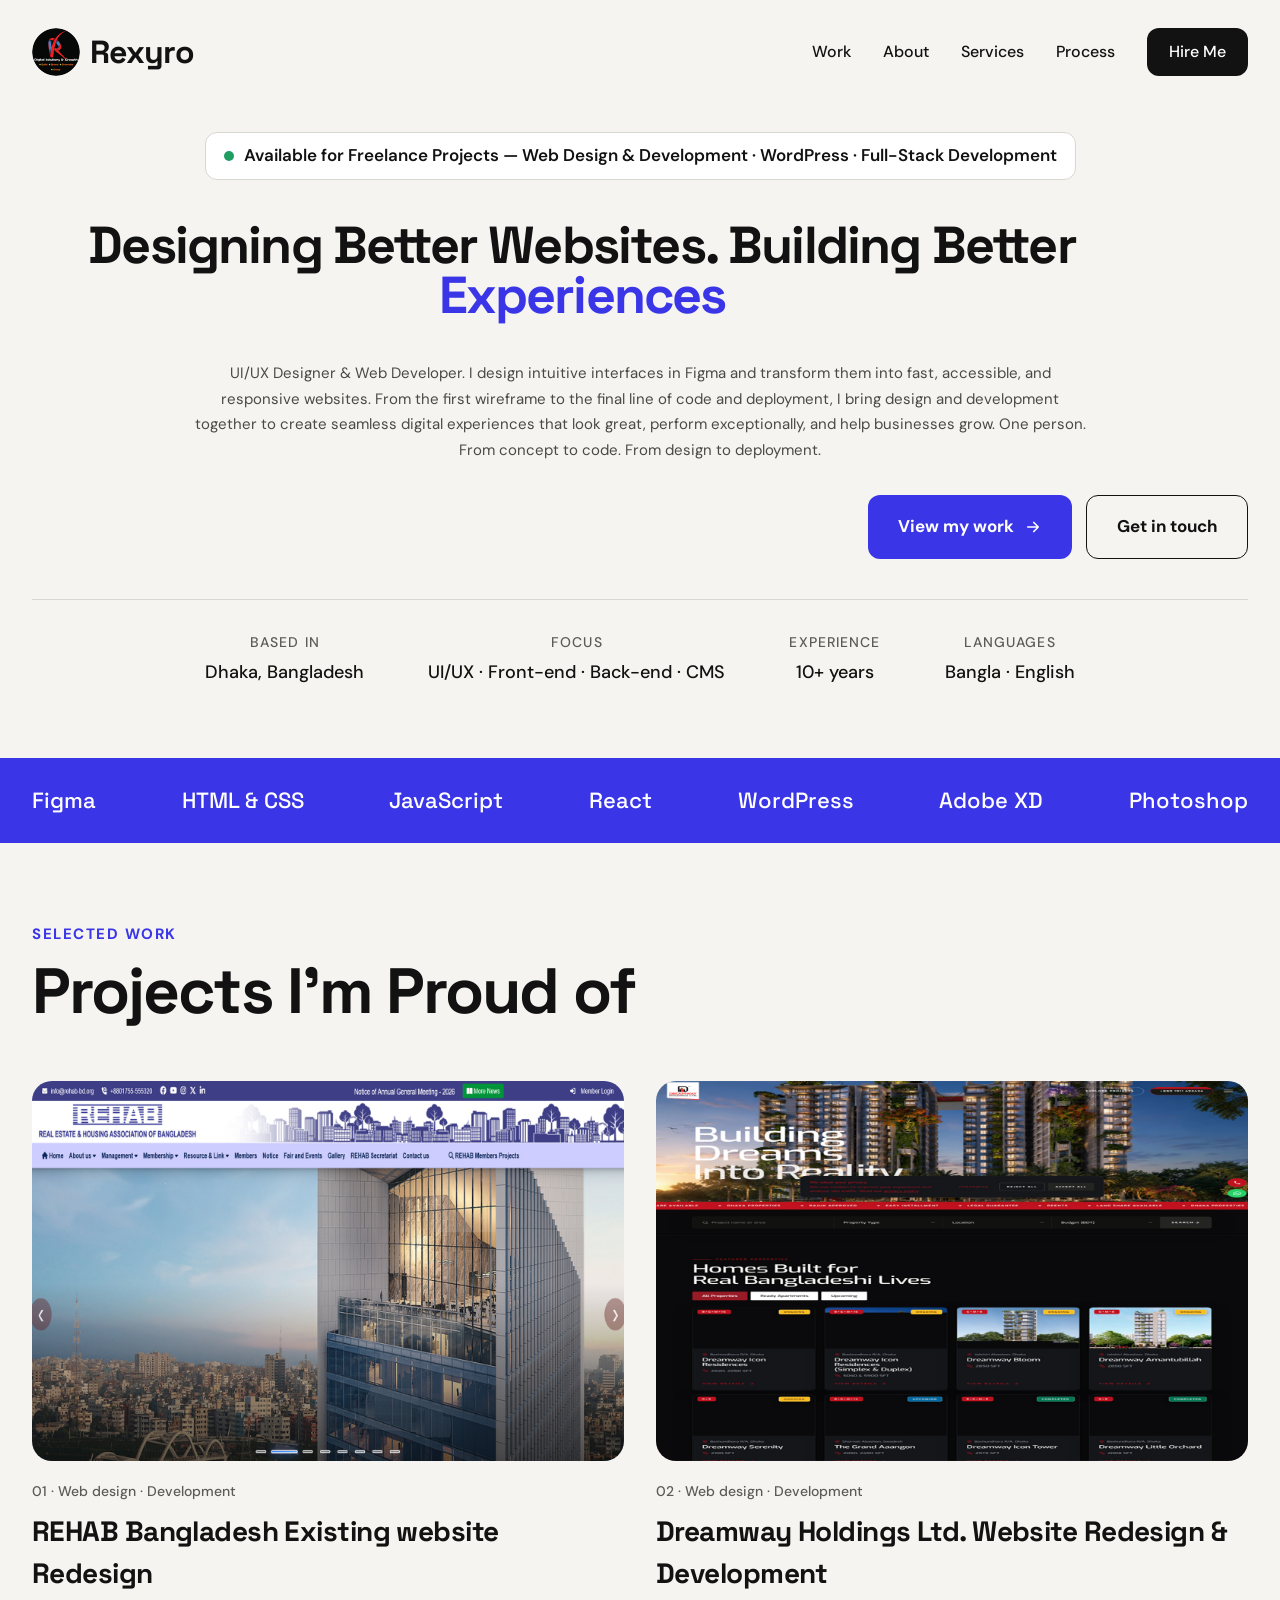
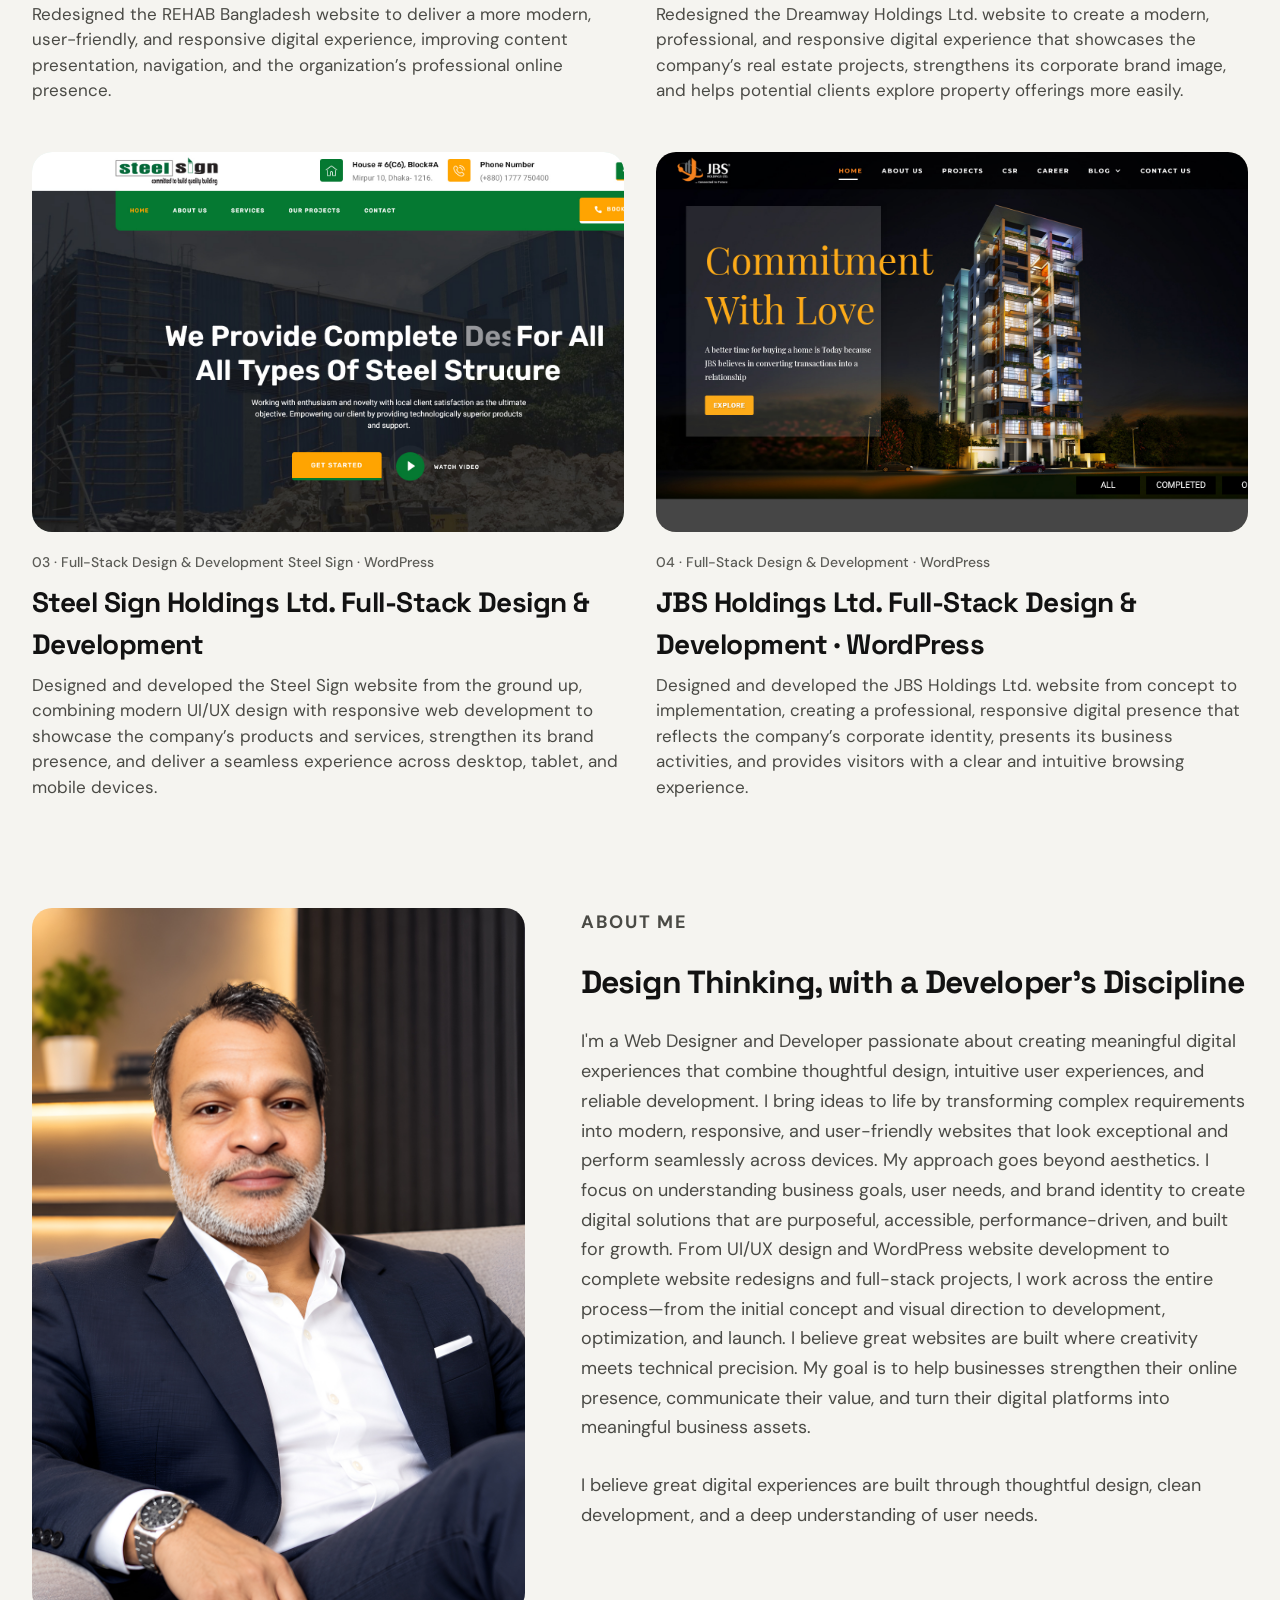
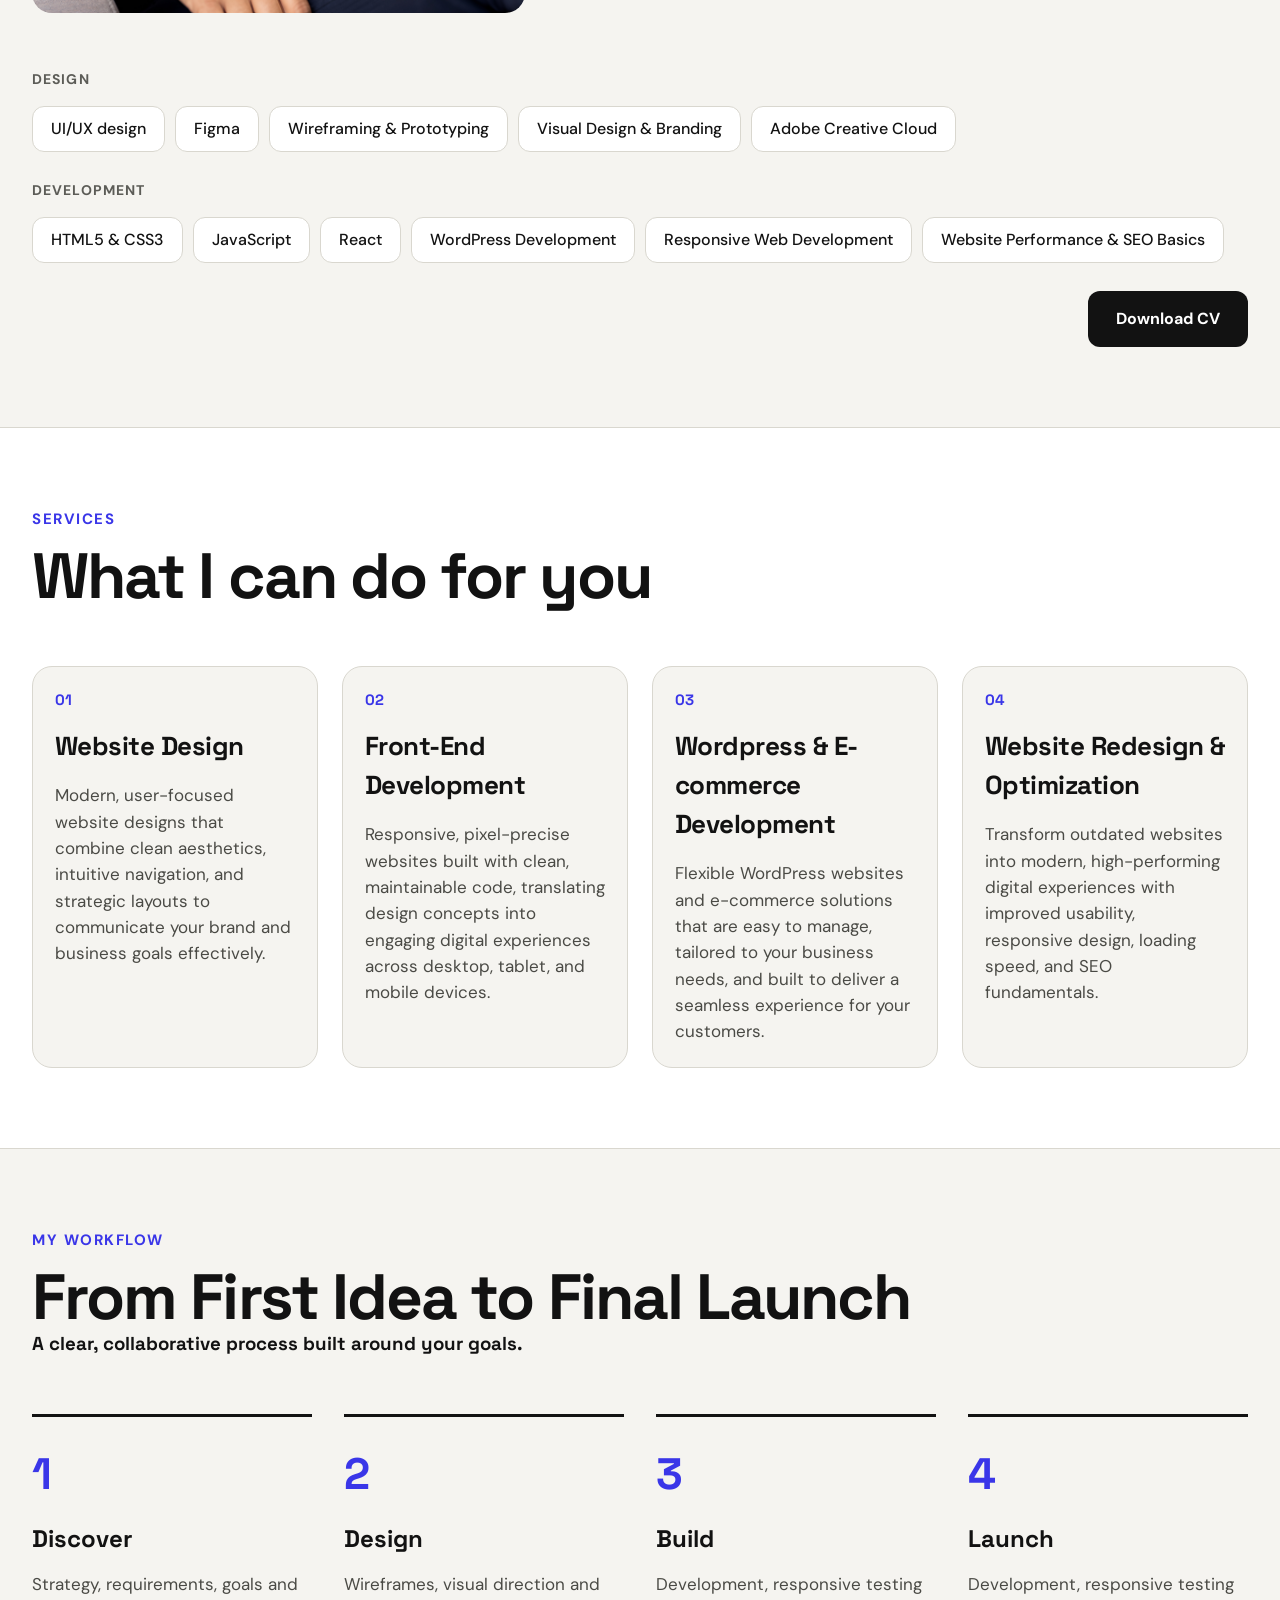
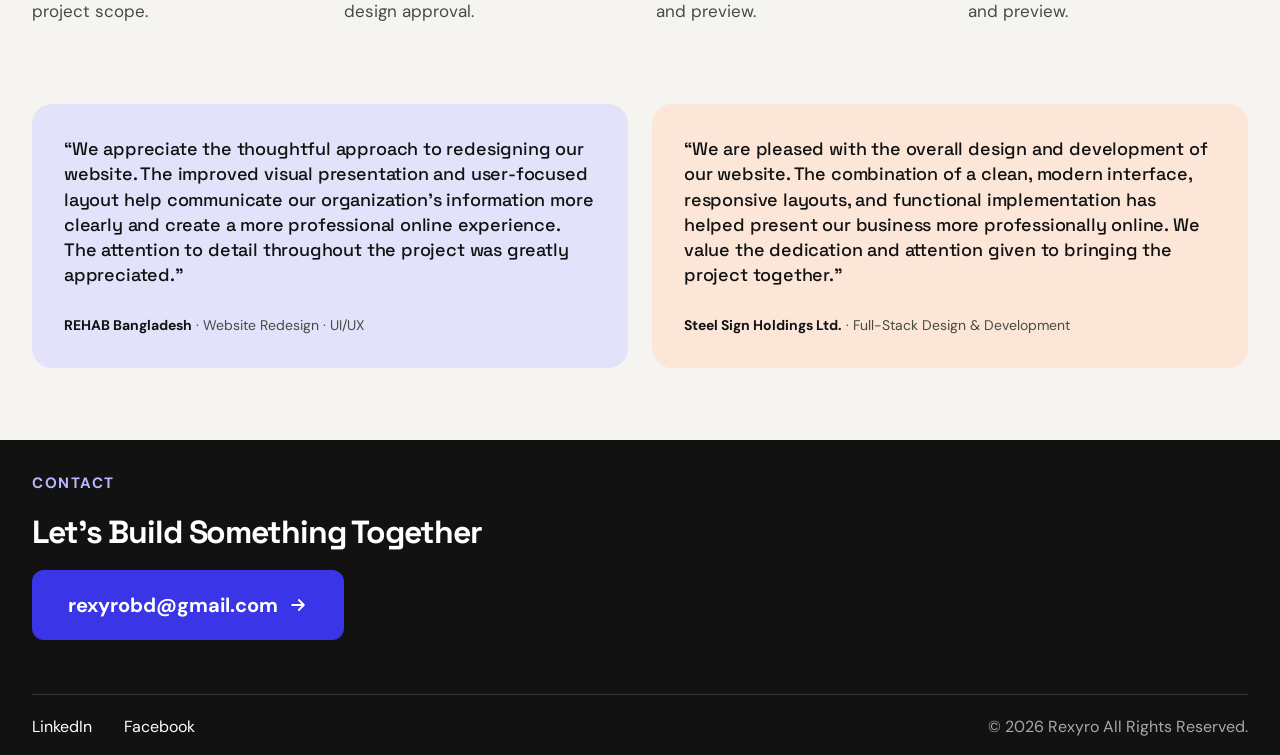
<file: index-old.html>
<!DOCTYPE html>
<html lang="en">
<head>
  <meta charset="UTF-8">
  <meta name="viewport" content="width=device-width, initial-scale=1">
  <title>Ripon — Web Designer &amp; Developer</title>
  <meta name="description" content="Ripon is a web designer and developer based in Dhaka, Bangladesh. View selected work and get in touch.">
  <link rel="preconnect" href="https://fonts.googleapis.com">
  <link rel="preconnect" href="https://fonts.gstatic.com" crossorigin>
  <link href="https://fonts.googleapis.com/css2?family=Space+Grotesk:wght@500;700&family=DM+Sans:wght@400;500;700&display=swap" rel="stylesheet">
  <link rel="stylesheet" href="style.css">
</head>
<body>

  <!-- NAV -->
  <header class="container nav">
    <a href="#top" class="logo"><img src="logo.png" alt="" class="logo-img">Rexyro</a>
    <nav class="nav-links" aria-label="Main">
      <a href="#work">Work</a>
      <a href="#about">About</a>
      <a href="#services">Services</a>
      <a href="#process">Process</a>
      <a href="https://wa.me/8801605321372" class="btn-dark" target="_blank" rel="noopener">Hire Me</a>
    </nav>
  </header>

  <main id="top">

    <!-- HERO -->
    <section class="container hero">
      <p class="pill"><span class="dot"></span> Available for Freelance Projects — Web Design &amp Development · WordPress · Full-Stack Development</p>
      <h1>Designing Better Websites. Building Better <span class="accent">Experiences</span></h1>
      <div class="hero-row">
        <p class="lead">UI/UX Designer & Web Developer.
          I design intuitive interfaces in Figma and transform them into fast, accessible, and responsive websites. From the first wireframe to the final line of code and deployment, I bring design and development together to create seamless digital experiences that look great, perform exceptionally, and help businesses grow.
One person. From concept to code. From design to deployment.</p>
        <div class="btn-row">
          <a href="#work" class="btn btn-accent">View my work
            <svg width="18" height="18" viewBox="0 0 24 24" fill="none" stroke="currentColor" stroke-width="2.2" stroke-linecap="round" stroke-linejoin="round" aria-hidden="true"><path d="M5 12h14M13 6l6 6-6 6"/></svg>
          </a>
          <a href="#contact" class="btn btn-outline">Get in touch</a>
        </div>
      </div>
      <dl class="meta">
        <div><dt>Based in</dt><dd>Dhaka, Bangladesh</dd></div>
        <div><dt>Focus</dt><dd>UI/UX · Front-end · Back-end · CMS</dd></div>
        <div><dt>Experience</dt><dd>10+ years</dd></div>
        <div><dt>Languages</dt><dd>Bangla · English</dd></div>
      </dl>
    </section>

    <!-- TECH STRIP -->
    <div class="strip">
      <div class="container strip-inner">
        <span>Figma</span><span>HTML &amp; CSS</span><span>JavaScript</span><span>React</span><span>WordPress</span><span>Adobe XD</span><span>Photoshop</span>
      </div>
    </div>

    <!-- WORK -->
    <section id="work" class="container section">
      <div class="section-head">
        <div>
          <p class="eyebrow">Selected Work</p>
          <h2>Projects I'm Proud of</h2>
        </div>
      
      </div>

      <div class="work-grid">
        <a href="https://rehab-bd.org/" class="project"target="_blank"rel="noopener noreferrer">
          <div class="thumb thumb-1">
            <img src="rehab.jpg" alt="REHAB Bangladesh website screenshot">
            
          </div>
          <p class="project-meta">01 · Web design · Development</p>
          <h3>REHAB Bangladesh Existing website Redesign</h3>
          <p class="project-desc">Redesigned the REHAB Bangladesh website to deliver a more modern, user-friendly, and responsive digital experience, improving content presentation, navigation, and the organization’s professional online presence.</p>
        </a>

        <a href="https://www.dreamwayhl.com/" class="project"target="_blank"rel="noopener noreferrer">
          <div class="thumb thumb-2">
            <img src="dreamway.jpg" alt="dreamway holdings ltd. website screenshot">
          </div>
          <p class="project-meta">02 · Web design · Development</p>
          <h3>Dreamway Holdings Ltd. Website Redesign & Development</h3>
          <p class="project-desc">Redesigned the Dreamway Holdings Ltd. website to create a modern, professional, and responsive digital experience that showcases the company’s real estate projects, strengthens its corporate brand image, and helps potential clients explore property offerings more easily.</p>
        </a>

        <a href="https://steelsign.com.bd/" class="project"target="_blank"rel="noopener noreferrer">
          <div class="thumb thumb-3">
            <img src="steelsign.jpg" alt="steel sign holdings ltd. website screenshot">
          </div>
          <p class="project-meta">03 · Full-Stack Design & Development Steel Sign · WordPress</p>
          <h3>Steel Sign Holdings Ltd. Full-Stack Design & Development</h3>
          <p class="project-desc">Designed and developed the Steel Sign website from the ground up, combining modern UI/UX design with responsive web development to showcase the company’s products and services, strengthen its brand presence, and deliver a seamless experience across desktop, tablet, and mobile devices.</p>
        </a>

        <a href="https://jbsholdingsbd.com/" class="project"target="_blank"rel="noopener noreferrer">
          <div class="thumb thumb-4">
           <img src="jbs.jpg" alt="JBS Holdings Ltd. website screenshot">
          </div>
          <p class="project-meta">04 · Full-Stack Design & Development · WordPress</p>
          <h3>JBS Holdings Ltd. Full-Stack Design & Development · WordPress</h3>
          <p class="project-desc">Designed and developed the JBS Holdings Ltd. website from concept to implementation, creating a professional, responsive digital presence that reflects the company’s corporate identity, presents its business activities, and provides visitors with a clear and intuitive browsing experience.</p>
        </a>
      </div>
    </section>

    <!-- ABOUT -->
    <section id="about" class="container section about">
      <div class="portrait">
  <img src="myimage.jpg" alt="Ripon, web designer and developer">
</div>
      <div class="about-text">
        <p class="eyebrow">About me</p>
        <h2>Design Thinking, with a Developer's Discipline</h2>
        <p>I'm a Web Designer and Developer passionate about creating meaningful digital experiences that combine thoughtful design, intuitive user experiences, and reliable development. I bring ideas to life by transforming complex requirements into modern, responsive, and user-friendly websites that look exceptional and perform seamlessly across devices.

My approach goes beyond aesthetics. I focus on understanding business goals, user needs, and brand identity to create digital solutions that are purposeful, accessible, performance-driven, and built for growth.

From UI/UX design and WordPress website development to complete website redesigns and full-stack projects, I work across the entire process—from the initial concept and visual direction to development, optimization, and launch.

I believe great websites are built where creativity meets technical precision. My goal is to help businesses strengthen their online presence, communicate their value, and turn their digital platforms into meaningful business assets.</p>
        <p>I believe great digital experiences are built through thoughtful design, clean development, and a deep understanding of user needs.</p>
      </div>

      <div class="about-skills">
             <h3 class="tag-title">Design</h3>
        <ul class="tags">
          <li>UI/UX design</li>
          <li>Figma</li>
          <li>Wireframing & Prototyping</li>
          <li>Visual Design & Branding</li>
          <li>Adobe Creative Cloud</li>
        </ul>

        <h3 class="tag-title">Development</h3>
        <ul class="tags">
          <li>HTML5 &amp; CSS3</li>
          <li>JavaScript</li>
          <li>React</li>
          <li>WordPress Development</li>
          <li>Responsive Web Development</li>
          <li>Website Performance & SEO Basics</li>
        </ul>

        <a href="#" class="btn btn-dark-solid">Download CV</a>
      </div>
    </section>
    
    <!-- SERVICES -->
    <section id="services" class="band">
      <div class="container section">
        <p class="eyebrow">Services</p>
        <h2>What I can do for you</h2>
        <div class="cards">
          <article class="card"><span class="num">01</span><h3>Website Design</h3><p>Modern, user-focused website designs that combine clean aesthetics, intuitive navigation, and strategic layouts to communicate your brand and business goals effectively.</p></article>
          <article class="card"><span class="num">02</span><h3>Front-End Development</h3><p>Responsive, pixel-precise websites built with clean, maintainable code, translating design concepts into engaging digital experiences across desktop, tablet, and mobile devices.</p></article>
          <article class="card"><span class="num">03</span><h3>Wordpress &amp; E-commerce Development</h3><p>Flexible WordPress websites and e-commerce solutions that are easy to manage, tailored to your business needs, and built to deliver a seamless experience for your customers.</p></article>
          <article class="card"><span class="num">04</span><h3>Website Redesign &amp; Optimization</h3><p>Transform outdated websites into modern, high-performing digital experiences with improved usability, responsive design, loading speed, and SEO fundamentals.</p></article>
        </div>
      </div>
    </section>

    <!-- PROCESS -->
    <section id="process" class="container section">
      <p class="eyebrow">MY WORKFLOW</p>
      <h2>From First Idea to Final Launch</h2>
      <h3>A clear, collaborative process built around your goals.</h3>
      <ol class="steps">
        <li><span class="step-num">1</span><h3>Discover</h3><p>Strategy, requirements, goals and project scope.</p></li>
        <li><span class="step-num">2</span><h3>Design</h3><p>Wireframes, visual direction and design approval.</p></li>
        <li><span class="step-num">3</span><h3>Build</h3><p>Development, responsive testing and preview.</p></li>
        <li><span class="step-num">4</span><h3>Launch</h3><p>Development, responsive testing and preview.</p></li>
      </ol>
    </section>

    <!-- TESTIMONIALS -->
    <section class="container quotes">
      <blockquote class="quote q1">
        <p>“We appreciate the thoughtful approach to redesigning our website. The improved visual presentation and user-focused layout help communicate our organization’s information more clearly and create a more professional online experience. The attention to detail throughout the project was greatly appreciated.”</p>
        <footer><strong>REHAB Bangladesh</strong> <span>· Website Redesign · UI/UX</span></footer>
      </blockquote>
      <blockquote class="quote q2">
        <p>“We are pleased with the overall design and development of our website. The combination of a clean, modern interface, responsive layouts, and functional implementation has helped present our business more professionally online. We value the dedication and attention given to bringing the project together.”</p>
        <footer><strong>Steel Sign Holdings Ltd.</strong> <span>· Full-Stack Design & Development</span></footer>
      </blockquote>
    </section>

  </main>

  <!-- CONTACT -->
  <footer id="contact" class="contact">
    <div class="container contact-inner">
      <p class="eyebrow light">Contact</p>
      <h2 class="contact-title">Let's Build Something Together</h2>
      <a href="mailto:rexyrobd@gmail.com" class="btn btn-accent btn-big">rexyrobd@gmail.com
        <svg width="20" height="20" viewBox="0 0 24 24" fill="none" stroke="currentColor" stroke-width="2.2" stroke-linecap="round" stroke-linejoin="round" aria-hidden="true"><path d="M5 12h14M13 6l6 6-6 6"/></svg>
      </a>
      <div class="foot">
        <nav class="socials" aria-label="Social links">
  <a href="https://www.linkedin.com/in/repon-rexyro/" target="_blank" rel="noopener">LinkedIn</a>
  <a href="https://www.facebook.com/rexyrobd" target="_blank" rel="noopener">Facebook</a>
</nav>
        <p>© 2026 Rexyro All Rights Reserved.</p>
      </div>
    </div>
  </footer>

</body>
</html>
</file>
<file: style.css>
/* ===== Tokens ===== */
:root {
  --bg: #F5F4F0;
  --ink: #121212;
  --muted: #4A4A45;
  --label: #5C5C57;
  --line: #D9D7CF;
  --white: #FFFFFF;
  --accent: #3A36E8;   /* change this one value to recolor the whole site */
  --green: #1F9D63;
  --font-head: 'Space Grotesk', sans-serif;
  --font-body: 'DM Sans', system-ui, sans-serif;
}

/* ===== Base ===== */
* { box-sizing: border-box; }
html { scroll-behavior: smooth; }
body { margin: 0; background: var(--bg); color: var(--ink); font-family: var(--font-body); line-height: 1.5; }
a { color: var(--ink); text-decoration: none; }
a:hover { color: var(--accent); }
a:focus-visible { outline: 3px solid var(--accent); outline-offset: 3px; }
h1, h2, h3 { font-family: var(--font-head); font-weight: 700; margin: 0; }
p { margin: 0; }
ul, ol, dl { margin: 0; padding: 0; list-style: none; }
dd { margin: 0; }

.container { max-width: 1280px; width: 100%; margin: 0 auto; padding-left: 32px; padding-right: 32px; }
.section { padding-top: 80px; padding-bottom: 80px; }
.accent { color: var(--accent); }

.eyebrow { font-size: 15px; font-weight: 700; color: var(--accent); text-transform: uppercase; letter-spacing: .1em; margin-bottom: 14px; }
.eyebrow.light { color: #B9B7FF; }
h2 { font-size: clamp(36px, 5vw, 64px); line-height: 1.02; letter-spacing: -.03em; }

/* ===== Buttons ===== */
.btn { display: inline-flex; align-items: center; gap: 10px; padding: 18px 30px; border-radius: 12px; font-size: 17px; font-weight: 700; }
.btn-accent { background: var(--accent); color: var(--white); }
.btn-accent:hover { color: var(--white); filter: brightness(1.1); }
.btn-outline { border: 1.5px solid var(--ink); color: var(--ink); }
.btn-outline:hover { background: var(--ink); color: var(--white); }
.btn-dark, .btn-dark-solid { background: var(--ink); color: var(--white); border-radius: 12px; }
.btn-dark { padding: 12px 22px; }
.btn-dark:hover, .btn-dark-solid:hover { color: var(--white); background: var(--accent); }
.btn-dark-solid { display: inline-flex; align-self: flex-start; padding: 16px 28px; font-size: 16px; font-weight: 700; }
.btn-big { padding: 20px 36px; font-size: 20px; }

/* ===== Nav ===== */
.nav { padding-top: 28px; padding-bottom: 8px; display: flex; flex-wrap: wrap; align-items: center; justify-content: space-between; gap: 16px; }
.logo { font-family: var(--font-head); font-weight: 700; font-size: 32px; letter-spacing: -.02em; }
.logo span { color: var(--accent); }
.nav-links { display: flex; flex-wrap: wrap; align-items: center; gap: 8px 32px; font-weight: 500; }
.nav-links a:not(.btn-dark) { padding: 10px 0; }

/* ===== Hero ===== */
.hero { padding-top: 48px; padding-bottom: 72px; display: flex; flex-direction: column; gap: 40px; }
.pill { align-self: flex-start; display: inline-flex; align-items: center; gap: 10px; padding: 10px 18px; border: 1px solid var(--line); border-radius: 12px; background: var(--white); font-size: 17px; font-weight: 600; }
.dot { width: 10px; height: 10px; border-radius: 50%; background: var(--green); display: inline-block; }
.hero h1 { font-size: clamp(30px, 5.5vw, 52px); line-height: .98; letter-spacing: -.035em; max-width: 1100px; }
.hero-row { display: flex; flex-wrap: wrap; align-items: flex-end; justify-content: space-between; gap: 32px; }
.lead { max-width: 560px; font-size: 15px; line-height: 1.55; color: var(--muted); text-align: justify;}
.btn-row { display: flex; flex-wrap: wrap; gap: 14px; }
.meta { display: flex; flex-wrap: wrap; gap: 24px 64px; padding-top: 32px; border-top: 1px solid var(--line); }
.meta dt { font-size: 14px; font-weight: 500; color: var(--label); text-transform: uppercase; letter-spacing: .08em; margin-bottom: 6px; }
.meta dd { font-size: 18px; font-weight: 500; }

/* ===== Tech strip ===== */
.strip { background: var(--accent); color: var(--white); }
.strip-inner { padding-top: 26px; padding-bottom: 26px; display: flex; flex-wrap: wrap; justify-content: space-between; gap: 12px 24px; font-family: var(--font-head); font-weight: 500; font-size: 22px; }

/* ===== Work ===== */
#work { padding-bottom: 28px; }
.section-head { display: flex; flex-wrap: wrap; align-items: flex-end; justify-content: space-between; gap: 20px; margin-bottom: 56px; }
.section-note { max-width: 380px; font-size: 18px; line-height: 1.55; color: var(--muted); }
.work-grid { display: flex; flex-wrap: wrap; gap: 48px 32px; }
.project { flex: 1 1 520px; min-width: 0; display: flex; flex-direction: column; color: var(--ink); }
.thumb { height: 380px; border-radius: 20px; display: flex; align-items: center; justify-content: center; overflow: hidden; margin-bottom: 20px; transition: transform .25s ease; }
.project:hover .thumb { transform: translateY(-4px); }
.thumb-1 { background: #E3E2FB; } .thumb-2 { background: #FBE6D8; } .thumb-3 { background: #D9EEE4; } .thumb-4 { background: #ECE7DA; }
.project-meta { font-size: 14px; font-weight: 500; color: var(--label); margin-bottom: 8px; }
.project h3 { font-size: 28px; letter-spacing: -.02em; margin-bottom: 8px; }
.project-desc { font-size: 17px; line-height: 1.5; color: var(--muted); }

/* mock browser / phone shapes (replace with real screenshots using <img>) */
.browser { width: 78%; background: var(--white); border-radius: 12px; box-shadow: 0 24px 48px rgba(18,18,18,.14); overflow: hidden; }
.browser-bar { display: flex; gap: 6px; padding: 12px 14px; border-bottom: 1px solid #ECEBE6; }
.browser-bar i { width: 9px; height: 9px; border-radius: 50%; background: var(--line); }
.browser-body { padding: 24px; display: flex; flex-direction: column; gap: 12px; }
.browser-body.split { flex-direction: row; gap: 16px; }
.browser-body.split > div:first-child { flex: 1; display: flex; flex-direction: column; gap: 10px; }
.img-box { flex: 1; height: 110px; background: #BFE3D2; border-radius: 8px; }
.dark-browser { background: var(--ink); }
.dark-browser .browser-bar { border-color: #2A2A2A; }
.dark-browser .browser-bar i { background: #3A3A3A; }
.dark-browser .bar { background: #3A3A3A; }
.phone { width: 34%; background: var(--white); border-radius: 28px; box-shadow: 0 24px 48px rgba(18,18,18,.14); padding: 22px 18px; display: flex; flex-direction: column; gap: 12px; }
.bar { display: block; height: 10px; border-radius: 4px; background: var(--line); }
.bar.dark { height: 16px; background: var(--ink); }
.bar.block { height: 90px; background: #CFCDF7; border-radius: 8px; margin-top: 8px; }
.bar.img { height: 90px; background: #F6CDB3; border-radius: 12px; }
.bar.pill-bar { height: 34px; background: var(--ink); border-radius: 999px; }
.dark-browser .accent-bar { background: var(--accent); }
.w30 { width: 30%; } .w40 { width: 40%; } .w50 { width: 50%; } .w55 { width: 55%; } .w60 { width: 60%; }
.w65 { width: 65%; } .w70 { width: 70%; } .w75 { width: 75%; } .w80 { width: 80%; } .w85 { width: 85%; } .w90 { width: 90%; }

/* ===== About ===== */
.about { display: flex; flex-wrap: wrap; align-items: flex-start; gap: 56px; }
.portrait { flex: 1 1 360px; min-width: 0; border-radius: 20px; background: #E3E2FB; overflow: hidden; }
.portrait img { display: block; width: 100%; height: auto; }
.about-text { flex: 1.4 1 480px; min-width: 0; display: flex; flex-direction: column; gap: 28px; }
.about-text .eyebrow { margin-bottom: 0; }
.about-text h2 { font-size: clamp(32px, 4.4vw, 32px); line-height: 1.05; }
.about-text > p { font-size: 18px; line-height: 1.65; color: var(--muted); }
.about-skills { flex: 1 1 100%; display: flex; flex-direction: column; gap: 16px; }
.about-skills .tag-title { margin: 12px 0 0; }
.about-skills .tag-title:first-child { margin-top: 0; }
.about-skills .tags { margin: 0; }
.about-skills .btn-dark-solid { align-self: flex-end; margin-top: 12px; }
.tag-title { font-size: 14px; color: var(--label); text-transform: uppercase; letter-spacing: .08em; margin: 0 0 -14px; font-family: var(--font-body); }
.tags { display: flex; flex-wrap: wrap; gap: 10px; }
.tags li { padding: 10px 18px; border: 1px solid var(--line); border-radius: 12px; background: var(--white); font-weight: 500; }
/* ===== Services ===== */
.band { background: var(--white); border-top: 1px solid var(--line); border-bottom: 1px solid var(--line); }
.cards { display: flex; flex-wrap: wrap; gap: 24px; margin-top: 56px; }
.card { flex: 1 1 260px; min-width: 0; padding: 22px; border: 1px solid var(--line); border-radius: 20px; background: var(--bg); display: flex; flex-direction: column; gap: 16px; }
.card .num { font-family: var(--font-head); font-weight: 700; font-size: 15px; color: var(--accent); }
.card h3 { font-size: 26px; letter-spacing: -.02em; }
.card p { font-size: 17px; line-height: 1.55; color: var(--muted); }

/* ===== Process ===== */
.steps { display: flex; flex-wrap: wrap; gap: 32px; margin-top: 56px; }
.steps li { flex: 1 1 240px; min-width: 0; padding-top: 24px; border-top: 3px solid var(--ink); display: flex; flex-direction: column; gap: 14px; }
.step-num { font-family: var(--font-head); font-weight: 700; font-size: 44px; letter-spacing: -.03em; color: var(--accent); }
.steps h3 { font-size: 24px; }
.steps p { font-size: 17px; line-height: 1.55; color: var(--muted); }

/* ===== Testimonials ===== */
.quotes { display: flex; flex-wrap: wrap; gap: 24px; padding-bottom: 72px; }
.quote { flex: 1 1 440px; min-width: 0; margin: 0; padding: 32px; border-radius: 20px; display: flex; flex-direction: column; gap: 28px; }
.q1 { background: #E3E2FB; } .q2 { background: #FBE6D8; }
.quote p { font-family: var(--font-head); font-weight: 500; font-size: 18px; line-height: 1.4; letter-spacing: -.01em; }
.quote footer { font-size: 14px; } .quote footer span { color: var(--muted); }

/* ===== Contact ===== */
.contact { background: var(--ink); color: var(--white); }
.contact-inner { padding-top: 32px; padding-bottom: 8px; display: flex; flex-direction: column; align-items: flex-start; gap: 22px; }
.contact-inner .eyebrow { margin-bottom: 0; }
.contact-title { font-size: clamp(32px, 4.5vw, 22px); line-height: .98; letter-spacing: -.035em; max-width: 1000px; }
.foot { width: 100%; margin-top: 32px; padding-top: 12px; border-top: 1px solid #333; display: flex; flex-wrap: wrap; justify-content: space-between; align-items: center; gap: 20px; }
.socials { display: flex; flex-wrap: wrap; gap: 8px 32px; }
.socials a { color: var(--white); padding: 8px 0; }
.socials a:hover { color: #B9B7FF; }
.foot p { color: #A8A8A3; }
.logo { display: inline-flex; align-items: center; gap: 10px; }
.logo-img { display: block; width: 48px; height: 48px; border-radius: 50%; object-fit: cover; }

/* ===== Mobile ===== */
@media (max-width: 640px) {
  .container { padding-left: 20px; padding-right: 20px; }
  .section { padding-top: 80px; padding-bottom: 80px; }
  .hero { padding-top: 40px; padding-bottom: 56px; }
  .thumb { height: 260px; }
  .portrait { height: 400px; }
  .quote { padding: 28px; }
  .quote p { font-size: 22px; }
  .contact-inner { padding-top: 80px; }
  .strip-inner { font-size: 18px; }
}

@media (prefers-reduced-motion: reduce) {
  html { scroll-behavior: auto; }
  .thumb { transition: none; }
}
.thumb img {
  width: 100%;
  height: 100%;
  object-fit: cover;
  object-position: top;
}
.thumb img { width: 100%; height: 100%; object-fit: cover; object-position: top; }
.hero { text-align: center; }
.hero .pill { align-self: center; }
.hero .lead { margin-left: auto; margin-right: auto; }
.meta { justify-content: center; text-align: center; }

.hero {
  text-align: center;
}

.hero .lead {
  width: 100%;
  max-width: 900px;
  margin-left: auto;
  margin-right: auto;
  text-align: center;
  line-height: 1.7;
}

.hero-row {
  flex-direction: column;
  align-items: center;
  justify-content: flex-start;
  gap: 32px;
}

.hero .pill {
  align-self: center;
}

.meta {
  justify-content: center;
  text-align: center;
}
.hero-row .btn-row { align-self: flex-end; justify-content: flex-end; }
</file>
